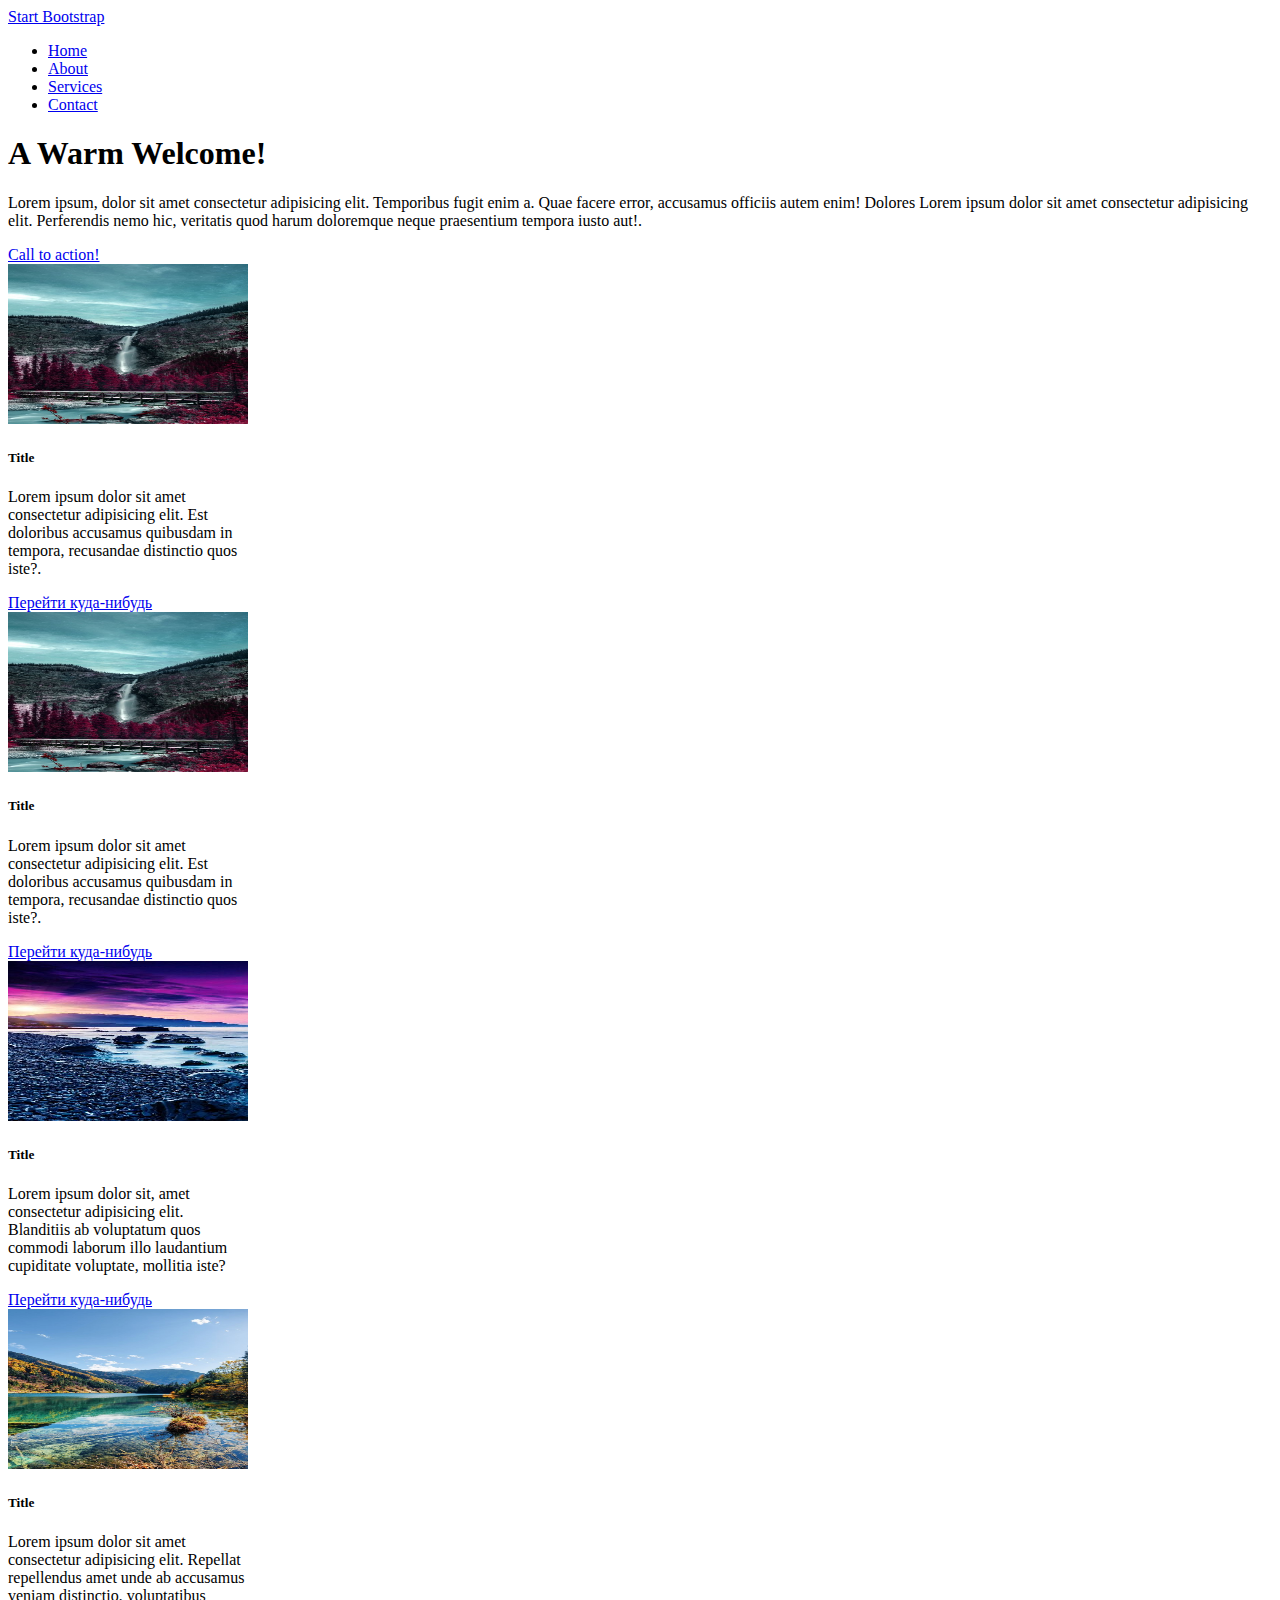
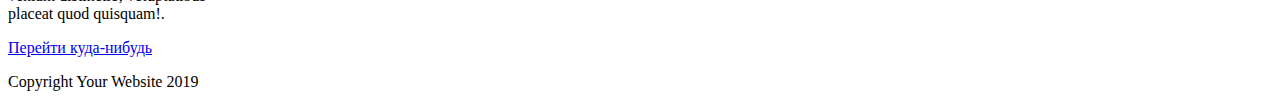
<file: maket bootstrap/index.html>
<!DOCTYPE html>
<html lang="en">

<head>
	<meta charset="UTF-8">
	<meta name="viewport" content="width=device-width, initial-scale=1.0">
	<link rel="stylesheet" href="./styles.css">
	<link href="https://cdn.jsdelivr.net/npm/bootstrap@5.2.2/dist/css/bootstrap.min.css" rel="stylesheet"
		integrity="sha384-Zenh87qX5JnK2Jl0vWa8Ck2rdkQ2Bzep5IDxbcnCeuOxjzrPF/et3URy9Bv1WTRi" crossorigin="anonymous">
	<title>Document</title>
</head>

<body>
	<header>
		<nav class="navbar navbar-expand-lg navbar bg-dark mb-4">
			<div class="container">
				<a class="navbar-brand text-white" href="#">Start Bootstrap</a>
				<div class="collapse navbar-collapse row" id="navbarNav">
					<ul class="navbar-nav justify-content-end">
						<li class="nav-item">
							<a class="nav-link active text-white" aria-current="page" href="#">Home</a>
						</li>
						<li class="nav-item">
							<a class="nav-link text-white" href="#">About</a>
						</li>
						<li class="nav-item">
							<a class="nav-link text-white" href="#">Services</a>
						</li>
						<li class="nav-item">
							<a class="nav-link text-white" href="#">Contact</a>
						</li>
					</ul>
				</div>
			</div>
		</nav>
	</header>

	<main>
		<div class="container text-bg-light p-3 py-5 mb-5">
			<h1 class="title ">A Warm Welcome!</h1>
			<p class="text ">Lorem ipsum, dolor sit amet consectetur adipisicing elit. Temporibus fugit enim a. Quae facere
				error, accusamus officiis autem enim! Dolores Lorem ipsum dolor sit amet consectetur adipisicing elit.
				Perferendis nemo hic, veritatis quod harum doloremque neque praesentium tempora iusto aut!.
			</p>
			<a href="#" class="btn btn-primary">Call to action!</a>
		</div>

		<div class="container mb-5">
			<div class="row">
				<div class="col-3">
					<div class="card  text-center" style="width: 15rem;">
						<img src="./img/169420-vodopad-takakkaw_vodopad-priroda-prirodnyj_landshaft-reki-360x640.jpg"
							class="card-img-top" alt="...">
						<div class="card-body">
							<h5 class="card-title ">Title</h5>
							<p class="card-text ">Lorem ipsum dolor sit amet consectetur adipisicing elit. Est doloribus
								accusamus quibusdam in tempora, recusandae distinctio quos iste?.</p>
							<a href="#" class="btn btn-primary">Перейти куда-нибудь</a>
						</div>
					</div>
				</div>
				<div class="col-3">
					<div class="card  text-center" style="width: 15rem;">
						<img src="./img/169420-vodopad-takakkaw_vodopad-priroda-prirodnyj_landshaft-reki-360x640.jpg"
							class="card-img-top" alt="...">
						<div class="card-body">
							<h5 class="card-title ">Title</h5>
							<p class="card-text ">Lorem ipsum dolor sit amet consectetur adipisicing elit. Est doloribus
								accusamus quibusdam in tempora, recusandae distinctio quos iste?.</p>
							<a href="#" class="btn btn-primary">Перейти куда-нибудь</a>
						</div>
					</div>
				</div>
				<div class="col-3">
					<div class="card  text-center" style="width: 15rem;">
						<img src="./img/a04bceb813204342.jpg" class="card-img-top " alt="...">
						<div class="card-body">
							<h5 class="card-title ">Title</h5>
							<p class="card-text ">Lorem ipsum dolor sit, amet consectetur adipisicing elit. Blanditiis ab
								voluptatum quos commodi laborum illo laudantium cupiditate voluptate, mollitia iste?</p>
							<a href="#" class="btn btn-primary">Перейти куда-нибудь</a>
						</div>
					</div>
				</div>
				<div class="col-3">
					<div class="card text-center" style="width: 15rem;">
						<img src="./img/f9f2951ce0bdcd54d0bf24e41aa2ea4f.jpg" class="card-img-top " alt="...">
						<div class="card-body">
							<h5 class="card-title ">Title </h5>
							<p class="card-text">Lorem ipsum dolor sit amet consectetur adipisicing elit. Repellat
								repellendus amet unde ab accusamus veniam distinctio, voluptatibus placeat quod quisquam!.</p>
							<a href="#" class="btn btn-primary">Перейти куда-нибудь</a>
						</div>
					</div>
				</div>
			</div>
		</div>
	</main>
	<footer>
		<div class="p-3 mb-2 bg-secondary text-center text-white py-5">
			<p>Copyright Your Website 2019</p>
		</div>

	</footer>















	<!-- script -->
	<script src="https://cdn.jsdelivr.net/npm/@popperjs/core@2.11.6/dist/umd/popper.min.js"
		integrity="sha384-oBqDVmMz9ATKxIep9tiCxS/Z9fNfEXiDAYTujMAeBAsjFuCZSmKbSSUnQlmh/jp3"
		crossorigin="anonymous"></script>
	<script src="https://cdn.jsdelivr.net/npm/bootstrap@5.2.2/dist/js/bootstrap.min.js"
		integrity="sha384-IDwe1+LCz02ROU9k972gdyvl+AESN10+x7tBKgc9I5HFtuNz0wWnPclzo6p9vxnk"
		crossorigin="anonymous"></script>
	<script src="https://cdn.jsdelivr.net/npm/@popperjs/core@2.11.6/dist/umd/popper.min.js"
		integrity="sha384-oBqDVmMz9ATKxIep9tiCxS/Z9fNfEXiDAYTujMAeBAsjFuCZSmKbSSUnQlmh/jp3"
		crossorigin="anonymous"></script>
	<script src="https://cdn.jsdelivr.net/npm/bootstrap@5.2.2/dist/js/bootstrap.min.js"
		integrity="sha384-IDwe1+LCz02ROU9k972gdyvl+AESN10+x7tBKgc9I5HFtuNz0wWnPclzo6p9vxnk"
		crossorigin="anonymous"></script>
</body>

</html>
</file>
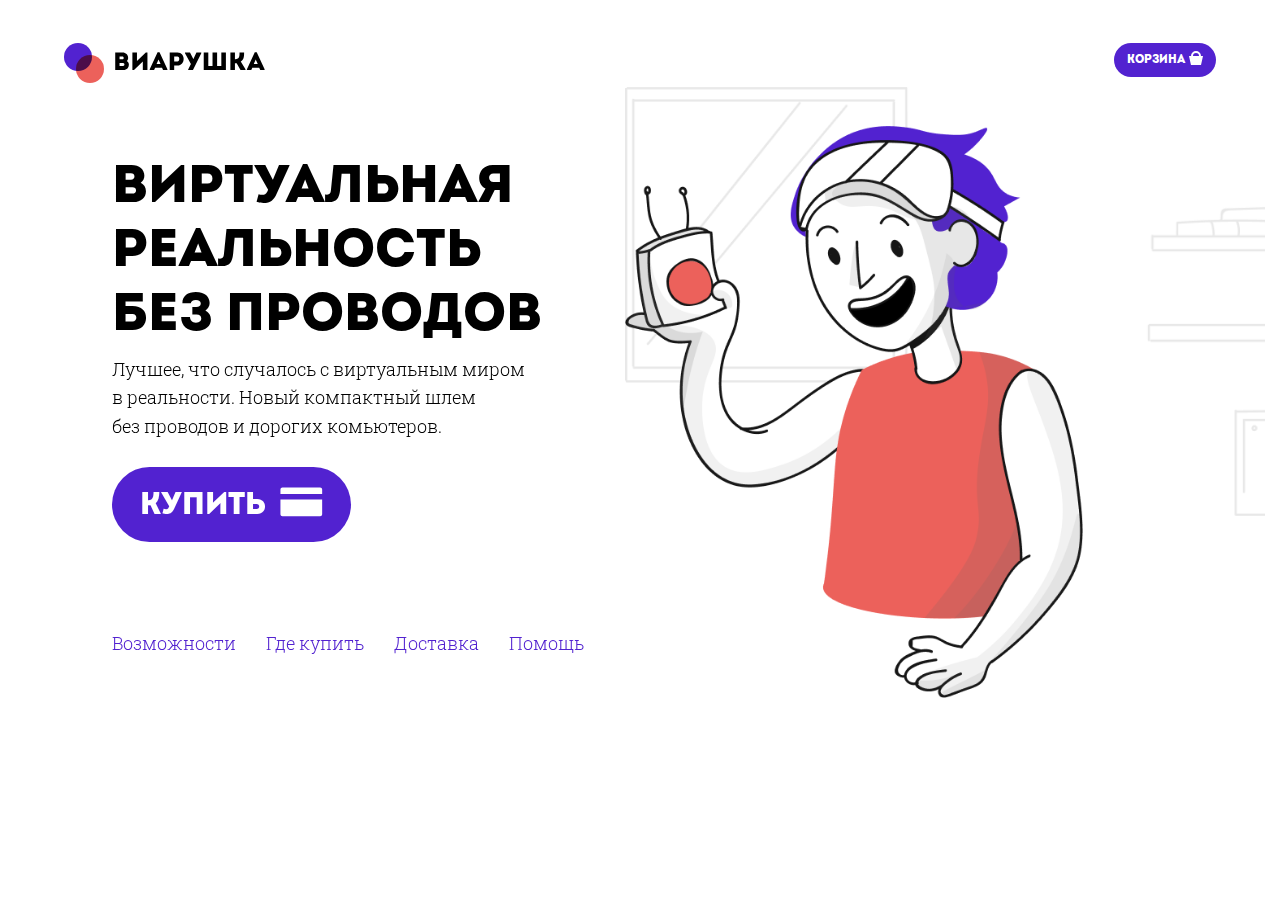
<file: vr-colors/index.html>
<!DOCTYPE html>
<html lang="ru">

<head>
	<meta charset="UTF-8">
	<meta name="viewport" content="width=device-width, initial-scale=1.0">
	<link rel="stylesheet" href="./styles/style.css">
	<link rel="preconnect" href="https://fonts.googleapis.com">
	<link rel="preconnect" href="https://fonts.gstatic.com" crossorigin>
	<link href="https://fonts.googleapis.com/css2?family=Roboto+Slab:wght@300&display=swap" rel="stylesheet">
	<title>Виарушка</title>
</head>

<body>
	<header class="header">
		<div class="logo">
			<a href="header">
				<svg xmlns="http://www.w3.org/2000/svg" width="201" height="40" viewBox="0 0 201 40" fill="none">
					<circle cx="26" cy="26" r="14" fill="#EC615B" />
					<g style="mix-blend-mode:multiply">
						<circle cx="14" cy="14" r="14" fill="#5222D0" />
					</g>
					<path
						d="M64.15 14.875C64.15 11.85 61.725 9.50002 58.7 9.50002H51.225V27H59.425C63 27 64.85 24.525 64.875 21.475C64.875 19.925 64.2 18.625 62.775 17.9C63.625 17.2 64.15 15.925 64.15 14.875ZM59.1 20.05C60.9 20.05 60.925 23.025 59.125 23.025H55.55V20.05H59.1ZM58.35 13.5C60.15 13.5 60.15 16.325 58.375 16.325H55.55V13.5H58.35Z"
						fill="black" />
					<path
						d="M78.8136 18.4V27C80.3636 27 81.9136 27 83.4386 27V9.42503H81.8136L72.9636 18.075V9.50002C71.4386 9.50002 69.9136 9.50002 68.3886 9.50002V27.025H69.9886L78.8136 18.4Z"
						fill="black" />
					<path
						d="M99.0443 27H103.419V26.35L95.5193 9.27502H93.5943L85.7193 26.35V27H90.0943L91.1193 24.8H98.0193L99.0443 27ZM96.5693 20.975H92.5693L94.5443 16.375L96.5693 20.975Z"
						fill="black" />
					<path
						d="M110.192 27V22.525H113.417C121.792 22.525 121.792 9.52502 113.417 9.50002C110.842 9.50002 108.242 9.50002 105.717 9.50002C105.717 15.35 105.717 21.175 105.717 27C107.192 27 108.692 27 110.192 27ZM113.392 18.5H110.192C110.192 17.075 110.192 14.925 110.192 13.5C111.217 13.5 112.342 13.475 113.392 13.5C115.992 13.525 115.842 18.5 113.392 18.5Z"
						fill="black" />
					<path
						d="M124.151 27H128.976L137.276 10.175V9.50002H132.426L129.426 15.95H129.301L126.001 9.50002H121.001V10.175L126.901 20.875L124.151 26.525V27Z"
						fill="black" />
					<path
						d="M139.727 27H161.902V9.50002H157.327V22.875H153.102V9.50002H148.527V22.875H144.302V9.50002H139.727V27Z"
						fill="black" />
					<path
						d="M170.937 27V20.325C171.512 20.325 172.062 20.325 172.662 20.225L176.512 27H181.487V26.3L176.737 18.6C180.212 16.375 180.112 13.075 180.112 9.50002C178.562 9.50002 177.037 9.50002 175.512 9.50002C175.512 12.775 175.737 16.125 171.262 16.125H170.937V9.50002C169.387 9.50002 167.887 9.50002 166.387 9.50002V27C167.887 27 169.387 27 170.937 27Z"
						fill="black" />
					<path
						d="M196.237 27H200.612V26.35L192.712 9.27502H190.787L182.912 26.35V27H187.287L188.312 24.8H195.212L196.237 27ZM193.762 20.975H189.762L191.737 16.375L193.762 20.975Z"
						fill="black" />
				</svg>
			</a>
		</div>
		<div class="button button-basket">
			<a class="button-basket__title" href="#">Корзина</a>
			<div class="button-basket__icon">
				<svg xmlns="http://www.w3.org/2000/svg" width="14" height="14" viewBox="0 0 14 14" fill="none">
					<circle cx="7" cy="5" r="4" stroke="white" stroke-width="2" />
					<path d="M2.60163 13.25L0.934962 5.75H13.065L11.3984 13.25H2.60163Z" fill="white" stroke="white"
						stroke-width="1.5" />
				</svg>
			</div>
		</div>
	</header>
	<main class="main">
		<div class="section-left">
			<div class="section-left-top">
				<div class="section-left__title">Виртуальная реальность без проводов</div>
				<div class="section-left__text">Лучшее, что случалось с виртуальным миром в реальности. Новый компактный шлем
					без проводов и дорогих комьютеров.</div>
				<div class="button section-button">
					<a class=" section-button__title" href="#">Купить</a>
					<div class="section-button__icon">
						<svg xmlns="http://www.w3.org/2000/svg" width="43" height="30" viewBox="0 0 43 30" fill="none">
							<path fill-rule="evenodd" clip-rule="evenodd"
								d="M2.4375 0.5625C1.33293 0.5625 0.4375 1.45793 0.4375 2.5625V27.306C0.4375 28.4105 1.33293 29.306 2.4375 29.306H40.1619C41.2664 29.306 42.1619 28.4105 42.1619 27.306V12.6162H0.437541V7.05295H42.1619V2.5625C42.1619 1.45793 41.2664 0.5625 40.1619 0.5625H2.4375Z"
								fill="white" />
						</svg>
					</div>
				</div>
			</div>
			<div class="section-left-bottom">
				<nav class="nav">
					<a href="./vr_main/opportunities.html" class="nav-link">Возможности</a>
					<a href="#" class="nav-link">Где купить</a>
					<a href="#" class="nav-link">Доставка</a>
					<a href="#" class="nav-link">Помощь</a>
				</nav>
			</div>
		</div>
		<div class="section-right">
			<img class="section-right-img" src="./img/guy.png" alt="#">
		</div>
		</div>
	</main>


</body>

</html>
</file>
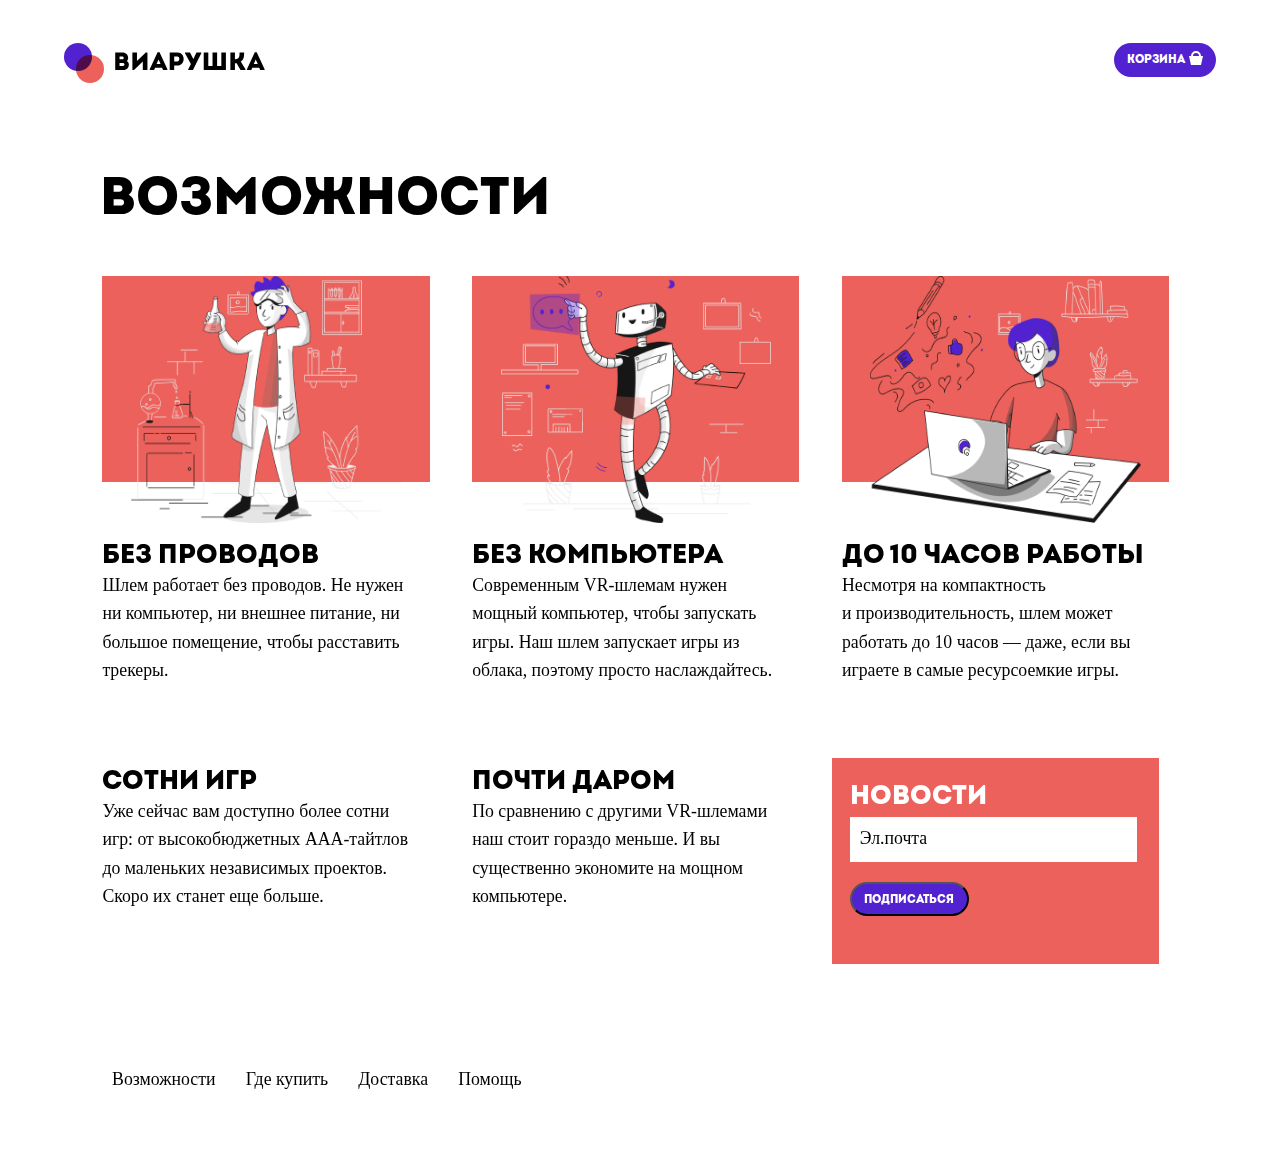
<file: vr-colors/vr_main/opportunities.html>
<!DOCTYPE html>
<html lang="en">

<head>
	<meta charset="UTF-8">
	<meta name="viewport" content="width=device-width, initial-scale=1.0">
	<title>Opportunities</title>
	<link rel="stylesheet" href="./styles/style.css">
</head>

<body>
	<header class="header">
		<div class="logo">
			<a href="./../index.html">
				<svg xmlns="http://www.w3.org/2000/svg" width="201" height="40" viewBox="0 0 201 40" fill="none">
					<circle cx="26" cy="26" r="14" fill="#EC615B" />
					<g style="mix-blend-mode:multiply">
						<circle cx="14" cy="14" r="14" fill="#5222D0" />
					</g>
					<path
						d="M64.15 14.875C64.15 11.85 61.725 9.50002 58.7 9.50002H51.225V27H59.425C63 27 64.85 24.525 64.875 21.475C64.875 19.925 64.2 18.625 62.775 17.9C63.625 17.2 64.15 15.925 64.15 14.875ZM59.1 20.05C60.9 20.05 60.925 23.025 59.125 23.025H55.55V20.05H59.1ZM58.35 13.5C60.15 13.5 60.15 16.325 58.375 16.325H55.55V13.5H58.35Z"
						fill="black" />
					<path
						d="M78.8136 18.4V27C80.3636 27 81.9136 27 83.4386 27V9.42503H81.8136L72.9636 18.075V9.50002C71.4386 9.50002 69.9136 9.50002 68.3886 9.50002V27.025H69.9886L78.8136 18.4Z"
						fill="black" />
					<path
						d="M99.0443 27H103.419V26.35L95.5193 9.27502H93.5943L85.7193 26.35V27H90.0943L91.1193 24.8H98.0193L99.0443 27ZM96.5693 20.975H92.5693L94.5443 16.375L96.5693 20.975Z"
						fill="black" />
					<path
						d="M110.192 27V22.525H113.417C121.792 22.525 121.792 9.52502 113.417 9.50002C110.842 9.50002 108.242 9.50002 105.717 9.50002C105.717 15.35 105.717 21.175 105.717 27C107.192 27 108.692 27 110.192 27ZM113.392 18.5H110.192C110.192 17.075 110.192 14.925 110.192 13.5C111.217 13.5 112.342 13.475 113.392 13.5C115.992 13.525 115.842 18.5 113.392 18.5Z"
						fill="black" />
					<path
						d="M124.151 27H128.976L137.276 10.175V9.50002H132.426L129.426 15.95H129.301L126.001 9.50002H121.001V10.175L126.901 20.875L124.151 26.525V27Z"
						fill="black" />
					<path
						d="M139.727 27H161.902V9.50002H157.327V22.875H153.102V9.50002H148.527V22.875H144.302V9.50002H139.727V27Z"
						fill="black" />
					<path
						d="M170.937 27V20.325C171.512 20.325 172.062 20.325 172.662 20.225L176.512 27H181.487V26.3L176.737 18.6C180.212 16.375 180.112 13.075 180.112 9.50002C178.562 9.50002 177.037 9.50002 175.512 9.50002C175.512 12.775 175.737 16.125 171.262 16.125H170.937V9.50002C169.387 9.50002 167.887 9.50002 166.387 9.50002V27C167.887 27 169.387 27 170.937 27Z"
						fill="black" />
					<path
						d="M196.237 27H200.612V26.35L192.712 9.27502H190.787L182.912 26.35V27H187.287L188.312 24.8H195.212L196.237 27ZM193.762 20.975H189.762L191.737 16.375L193.762 20.975Z"
						fill="black" />
				</svg>
			</a>
		</div>
		<div class="button button-basket">
			<a class="button-basket__title" href="#">Корзина</a>
			<div class="button-basket__icon">
				<svg xmlns="http://www.w3.org/2000/svg" width="14" height="14" viewBox="0 0 14 14" fill="none">
					<circle cx="7" cy="5" r="4" stroke="white" stroke-width="2" />
					<path d="M2.60163 13.25L0.934962 5.75H13.065L11.3984 13.25H2.60163Z" fill="white" stroke="white"
						stroke-width="1.5" />
				</svg>
			</div>
		</div>
	</header>
	<main class="main">
		<div class="opportunites__title">
			Возможности
		</div>

		<!-- cards -->
		<div class="cards">
			<div class="cards__grid">

				<div class="card">
					<div class="card__bg">
						<img class="card__img" src="./img/img-1.png" alt="#">
					</div>
					<div class="card__description-top">
						<div class="card__title">
							Без проводов
						</div>
						<div class="card__text">
							Шлем работает без проводов. Не нужен ни компьютер, ни внешнее питание, ни большое помещение, чтобы
							расставить трекеры.
						</div>
					</div>
				</div>

				<div class="card">
					<div class="card__bg">
						<img class="card__img" src="./img/img-2.png" alt="#">
					</div>
					<div class="card__description-top">
						<div class="card__title">
							Без компьютера
						</div>
						<div class="card__text">
							Современным VR-шлемам нужен мощный компьютер, чтобы запускать игры. Наш шлем запускает игры из облака,
							поэтому просто наслаждайтесь.
						</div>
					</div>
				</div>

				<div class="card">
					<div class="card__bg">
						<img class="card__img" src="./img/img-3.png" alt="#">
					</div>
					<div class="card__description-top">
						<div class="card__title">
							До 10 часов работы
						</div>
						<div class="card__text">
							Несмотря на компактность и производительность, шлем может работать до 10 часов — даже, если вы играете в
							самые ресурсоемкие игры.
						</div>
					</div>
				</div>


				<div class="card">
					<div class="card__description-bottom">
						<div class="card__title">
							Сотни игр
						</div>
						<div class="card__text">
							Уже сейчас вам доступно более сотни игр: от высокобюджетных ААА-тайтлов до маленьких независимых
							проектов. Скоро их станет еще больше.
						</div>
					</div>
				</div>

				<div class="card">
					<div class="card__description-bottom">
						<div class="card__title">
							Почти даром
						</div>
						<div class="card__text">
							По сравнению с другими VR-шлемами наш стоит гораздо меньше. И вы существенно экономите на мощном
							компьютере.
						</div>
					</div>
				</div>
				<div class="block-form">
					<form class="form">
						<div class="form__title">Новости</div>
						<label class="label-input" for="email">
							<input class="input" id="email" name="email" type="email" placeholder="Эл.почта">
						</label>

						<button class="button-form button" type="submit">
							Подписаться
						</button>

					</form>
				</div>


			</div>
		</div>



	</main>
	<footer class="footer">
		<nav class="opportumenities-nav">
			<a href="#" class="nav__link">Возможности</a>
			<a href="#" class="nav__link">Где купить</a>
			<a href="#" class="nav__link">Доставка</a>
			<a href="#" class="nav__link">Помощь</a>
		</nav>
	</footer>


</body>

</html>
</file>
<file: maket bootstrap/styles.css>
.card img {
	width: 100%;
	height: 10rem;

}
</file>
<file: vr-colors/styles/style.css>
/* font-family: 'Roboto Slab', serif; */
@font-face {
	font-family: 'Intro';
	src: url('./../fonts/Intro/IntroDemo-BlackCAPS.otf');
}

@font-face {
	font-family: 'HelveticaL';
	src: url('./../fonts/Helvetica/helvetica_light.otf');
}

@font-face {
	font-family: 'HelveticaR';
	src: url('./../fonts/Helvetica/helvetica_regular.otf');
}

* {
	box-sizing: border-box
}

html {
	font-size: 1.111111vw;
}

body {
	margin: 0;
	padding: 0;
}

a {
	text-decoration: none;
}

/* header */
.header {
	display: flex;
	justify-content: space-between;
	padding: 3rem 4.5rem 0 4.5rem;
}

.logo {}

.button {
	display: flex;
	justify-content: center;
	align-items: center;
	border-radius: 6.25rem;
	background: #5222D0;
}

.button-basket {
	width: 7.2rem;
	height: 2.4rem;
	gap: 0.31rem;
}

.button-basket__title {
	color: #FFF;
	font-family: Intro;
	font-size: 0.8125rem;
	font-weight: 400;
}

.button-basket__icon {}

/* main */

.main {
	display: flex;
	gap: 2.86rem;
	padding: 0 0 2.97rem 7.88rem;
}

.section-left {
	padding-top: 4.75rem;
}

.section-left-top {
	padding-bottom: 6.12rem;
}

.section-left__title {
	width: 32rem;
	padding-bottom: 0.62rem;

	color: #000;
	font-family: Intro;
	font-size: 3.75rem;
	font-weight: 400;
	line-height: 4.5rem;
}

.section-left__text {
	width: 30rem;
	padding-bottom: 1.88rem;

	color: #000;
	font-family: Roboto Slab;
	font-size: 1.25rem;
	font-weight: 300;
	line-height: 2rem;
}

.section-button {
	width: 16.8rem;
	height: 5.25rem;
	gap: 1.03rem;
}

.section-button__title {
	color: #FFF;
	font-family: Intro;
	font-size: 2.1875rem;
	font-weight: 400;
}

.section-button__icon {}

.nav {
	display: flex;
	gap: 2.12rem;
}

.nav-link {
	color: #5222D0;
	font-family: Roboto Slab;
	font-size: 1.25rem;
	font-weight: 300;
	line-height: 2rem;
}

.section-right {
	background-image: url('./../img/background.png');
	background-size: cover;
	width: 45rem;
	padding-top: 2.76rem;
}

.section-right-img {
	width: 32.2rem;
	height: 40.2rem;

}
</file>
<file: vr-colors/vr_main/styles/style.css>
/* font-family: 'Roboto Slab', serif; */
@font-face {
	font-family: 'Intro';
	src: url('./../fonts/Intro/IntroDemo-BlackCAPS.otf');
}

@font-face {
	font-family: 'HelveticaL';
	src: url('./../fonts/Helvetica/helvetica_light.otf');
}

@font-face {
	font-family: 'HelveticaR';
	src: url('./../fonts/Helvetica/helvetica_regular.otf');
}

* {
	box-sizing: border-box
}

html {
	font-size: 1.111111vw;
}

body {
	margin: 0;
	padding: 0;
}

a {
	text-decoration: none;
}

/* header */
.header {
	display: flex;
	justify-content: space-between;
	padding: 3rem 4.5rem 0 4.5rem;
}

.logo {}

.button {
	display: flex;
	justify-content: center;
	align-items: center;
	border-radius: 6.25rem;
	background: #5222D0;
}

.button-basket {
	width: 7.2rem;
	height: 2.4rem;
	gap: 0.31rem;
}

.button-basket__title {
	color: #FFF;
	font-family: Intro;
	font-size: 0.8125rem;
	font-weight: 400;
}

.button-basket__icon {}

/* main */
.main {
	padding: 5.56rem 5rem 5.4rem 5rem;
}

.opportunites__title {
	padding-left: 2rem;
	text-transform: uppercase;
	color: #000;
	font-family: Intro;
	font-size: 3.75rem;
	font-weight: 400;
	line-height: 4.5rem;
}


/* cards */
.cards {
	padding-top: 2.75rem;
}

.cards__grid {
	display: grid;
	grid-template-columns: repeat(3, 26rem);
	grid-template-rows: 34.375rem 16.1875rem;
	justify-items: center;
}

.card {
	width: 22.6rem;
	height: 16.5rem;
	padding: 0.5rem;
}

.card__bg {
	display: flex;
	justify-content: center;
	width: 23rem;
	height: 14.5rem;

	background-color: #EC615B;
}

.card__img {
	width: 19rem;
	height: 17.4rem;
}

.card__description-top {
	padding-top: 4rem;
}

.card__description-bottom {}

.card__title {
	color: #000;
	font-family: Intro;
	font-size: 1.875rem;
	font-weight: 400;
	line-height: 2.25rem;
}

.card__text {
	color: #000;
	font-family: Roboto Slab;
	font-size: 1.25rem;
	font-weight: 300;
	line-height: 2rem;
}

.block-form {
	width: 23rem;
	height: 14.5rem;

	background-color: #EC615B;
}

.form {
	padding: 1.56rem 1.38rem 3.35rem 1.25rem;
}

.form__title {
	padding-bottom: 0.38rem;
	color: #FFF;
	font-family: Intro;
	font-size: 1.875rem;
	font-weight: 400;
	line-height: 2.25rem
}

.input {
	width: 20.1875rem;
	height: 3.125rem;
	border: none;
}

.input::placeholder {
	color: #000;
	font-family: Roboto Slab;
	font-size: 1.25rem;
	font-weight: 300;
	line-height: 2rem;
	padding: 0.56rem 0 0.68rem 0.56rem;
}

.button-form {
	width: 8.4rem;
	height: 2.4rem;

	margin-top: 1.44rem;

	color: #FFF;
	font-family: Intro;
	font-size: 0.8125rem;
	font-weight: 400;
}


/* footer */
.footer {
	padding-left: 7.88rem;
	padding-bottom: 5rem;
}

/* nav */
.opportumenities-nav {
	display: flex;
	gap: 2.12rem;
}

.nav__link {
	color: #000;
	font-family: Roboto Slab;
	font-size: 1.25rem;
	font-weight: 300;
	line-height: 2rem;
}
</file>
